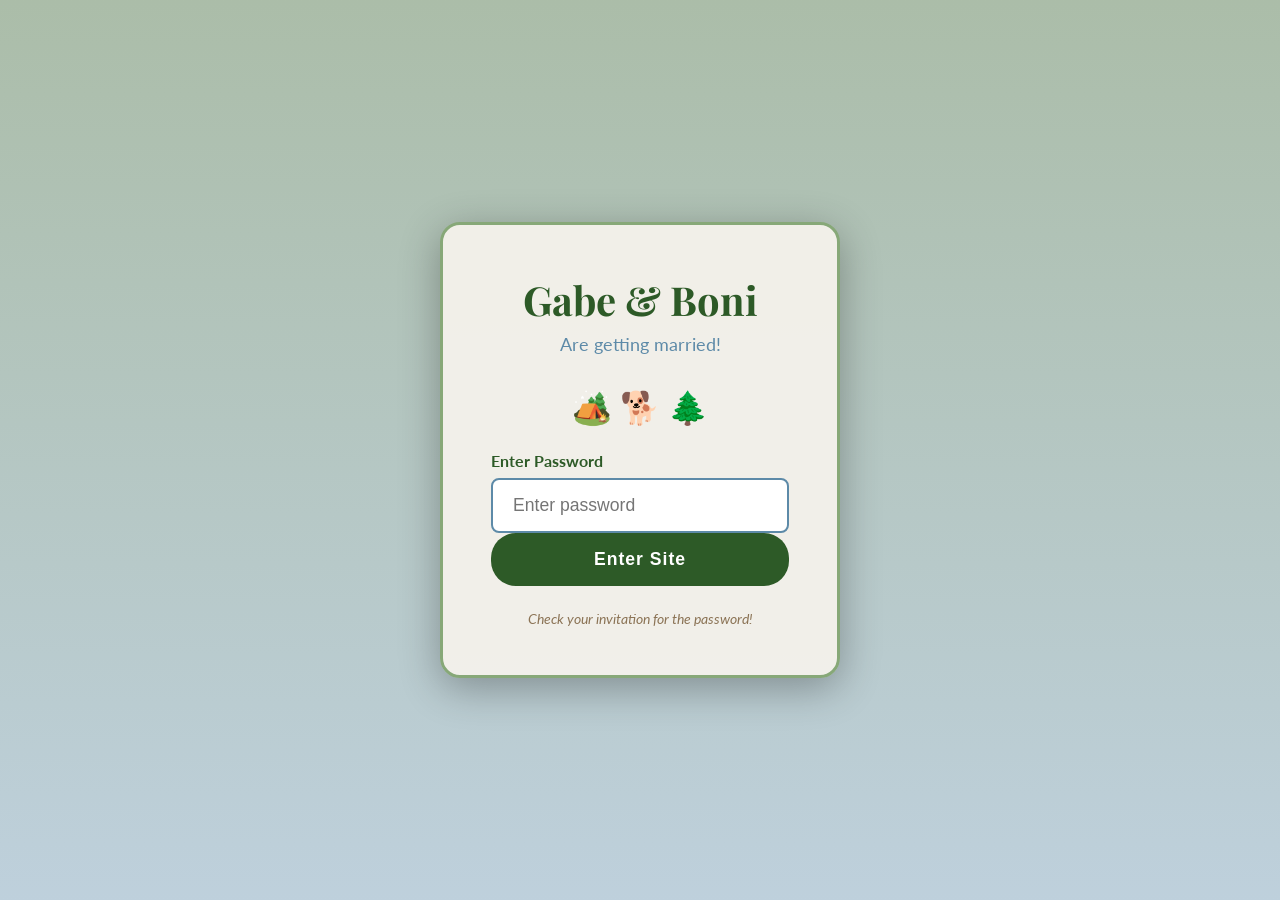
<file: login.html>
<!DOCTYPE html>
<html lang="en">
<head>
    <meta charset="UTF-8">
    <meta name="viewport" content="width=device-width, initial-scale=1.0">
    <title>Gabe & Boni's Wedding</title>
    <link href="https://fonts.googleapis.com/css2?family=Playfair+Display:wght@400;700&family=Lato:wght@300;400&display=swap" rel="stylesheet">
    <style>
        * {
            margin: 0;
            padding: 0;
            box-sizing: border-box;
        }
        
        body {
            font-family: 'Lato', sans-serif;
            min-height: 100vh;
            display: flex;
            align-items: center;
            justify-content: center;
            background: linear-gradient(rgba(45, 90, 39, 0.4), rgba(93, 138, 168, 0.4)),
                        url('https://i.imgur.com/O5Zn6tQ.jpg') center/cover;
        }
        
        .login-container {
            background: rgba(245, 242, 235, 0.95);
            padding: 3rem;
            border-radius: 20px;
            text-align: center;
            max-width: 400px;
            width: 90%;
            box-shadow: 0 10px 40px rgba(0, 0, 0, 0.3);
            border: 3px solid #87a878;
        }
        
        h1 {
            font-family: 'Playfair Display', serif;
            color: #2d5a27;
            font-size: 2.5rem;
            margin-bottom: 0.5rem;
        }
        
        .tagline {
            color: #5d8aa8;
            margin-bottom: 2rem;
            font-size: 1.1rem;
        }
        
        .emojis {
            font-size: 2rem;
            margin-bottom: 1.5rem;
        }
        
        label {
            display: block;
            text-align: left;
            margin-bottom: 0.5rem;
            color: #2d5a27;
            font-weight: bold;
        }
        
        input[type="password"] {
            width: 100%;
            padding: 1rem;
            border: 2px solid #87a878;
            border-radius: 10px;
            font-size: 1rem;
            margin-bottom: 1.5rem;
        }
        
        input[type="password"]:focus {
            outline: none;
            border-color: #5d8aa8;
        }
        
        button {
            width: 100%;
            padding: 1rem 2rem;
            background: #2d5a27;
            color: white;
            border: none;
            border-radius: 25px;
            font-size: 1.1rem;
            cursor: pointer;
            transition: all 0.3s ease;
            font-weight: bold;
            letter-spacing: 1px;
        }
        
        button:hover {
            background: #5d8aa8;
            transform: translateY(-2px);
        }
        
        .error {
            color: #c0392b;
            margin-top: 1rem;
            display: none;
        }
        
        .hint {
            color: #8b7355;
            font-size: 0.9rem;
            margin-top: 1.5rem;
            font-style: italic;
        }
    </style>
</head>
<body>
    <div class="login-container">
        <h1>Gabe & Boni</h1>
        <p class="tagline">Are getting married!</p>
        <div class="emojis">🏕️ 🐕 🌲</div>
        
        <form id="login-form">
            <label for="password">Enter Password</label>
        <input type="text" id="password" placeholder="Enter password" style="padding: 15px 20px; font-size: 1.1rem; width: 100%; max-width: 300px; border-radius: 8px; border: 2px solid #5d8aa8;">            <button type="submit">Enter Site</button>
        </form>
        
        <p class="error" id="error-message">Incorrect password. Please try again.</p>
        <p class="hint">Check your invitation for the password!</p>
    </div>

    <script>
        const GUEST_PASSWORD = 'andrewpoopypants';
        const CAMPER_PASSWORD = 'campers2027';
        
        document.getElementById('login-form').addEventListener('submit', function(e) {
            e.preventDefault();
            
            const password = document.getElementById('password').value.toLowerCase().trim();
            const errorMessage = document.getElementById('error-message');
            
            if (password === CAMPER_PASSWORD) {
                sessionStorage.setItem('accessLevel', 'camper');
                window.location.href = 'index.html';
            } else if (password === GUEST_PASSWORD) {
                sessionStorage.setItem('accessLevel', 'guest');
                window.location.href = 'index.html';
            } else {
                errorMessage.style.display = 'block';
            }
        });
    </script>
</body>
</html>
</file>
